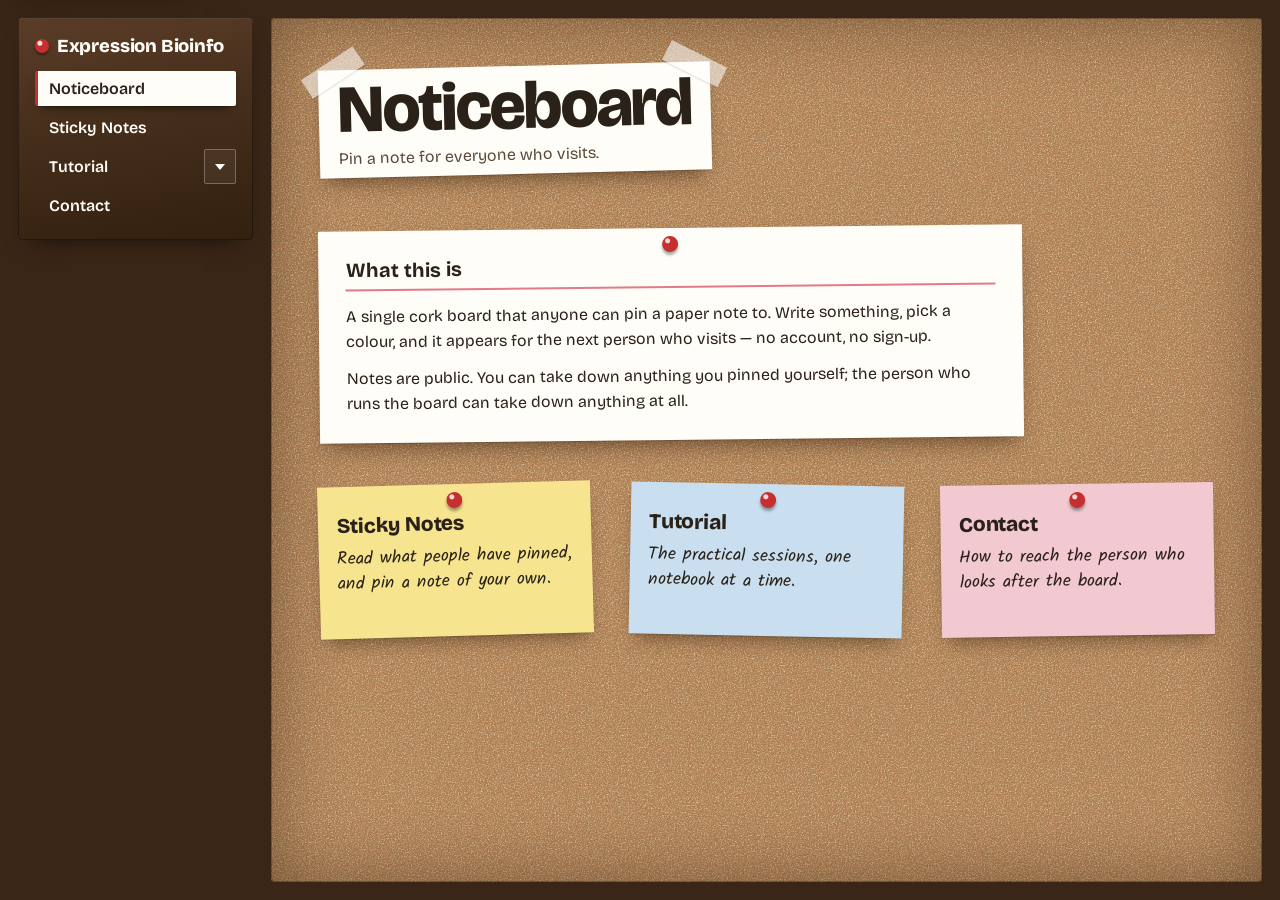
<file: index.html>
<!doctype html>
<html lang="en">
<head>
  <meta charset="utf-8">
  <meta name="viewport" content="width=device-width, initial-scale=1">
  <title>Expression Bioinfo — Noticeboard</title>
  <meta name="description" content="A cork noticeboard anyone can pin a note to.">
  <link rel="icon" href="assets/img/pushpin.svg" type="image/svg+xml">
  <link rel="preconnect" href="https://fonts.googleapis.com">
  <link rel="preconnect" href="https://fonts.gstatic.com" crossorigin>
  <link rel="stylesheet" href="https://fonts.googleapis.com/css2?family=Bricolage+Grotesque:opsz,wght@12..96,400..800&family=Kalam:wght@400;700&display=swap">
  <link rel="stylesheet" href="assets/css/base.css">
  <link rel="stylesheet" href="assets/css/layout.css">
  <link rel="stylesheet" href="assets/css/home.css">
</head>
<body data-page="home" data-base=".">
  <a class="skip-link" href="#main">Skip to main content</a>

  <div class="app">
    <header class="sidebar" data-site-sidebar>
      <noscript><p class="noscript-note">The site menu needs JavaScript. The pages are at index.html, pages/noticeboard.html, pages/tutorial.html and pages/contact.html.</p></noscript>
    </header>

    <main class="board" id="main" tabindex="-1">
      <header class="masthead">
        <div class="title-strip">
          <h1>Noticeboard</h1>
          <p class="tagline">Pin a note for everyone who visits.</p>
        </div>
      </header>

      <section class="card pinned intro" aria-labelledby="intro-heading">
        <h2 id="intro-heading">What this is</h2>
        <p>A single cork board that anyone can pin a paper note to. Write something, pick a colour, and it appears for the next person who visits — no account, no sign-up.</p>
        <p>Notes are public. You can take down anything you pinned yourself; the person who runs the board can take down anything at all.</p>
      </section>

      <h2 class="visually-hidden">Where to go</h2>
      <ul class="launcher" id="launcher"></ul>
    </main>
  </div>

  <script type="module" src="assets/js/nav.js"></script>
  <script type="module" src="assets/js/home.js"></script>
</body>
</html>
</file>
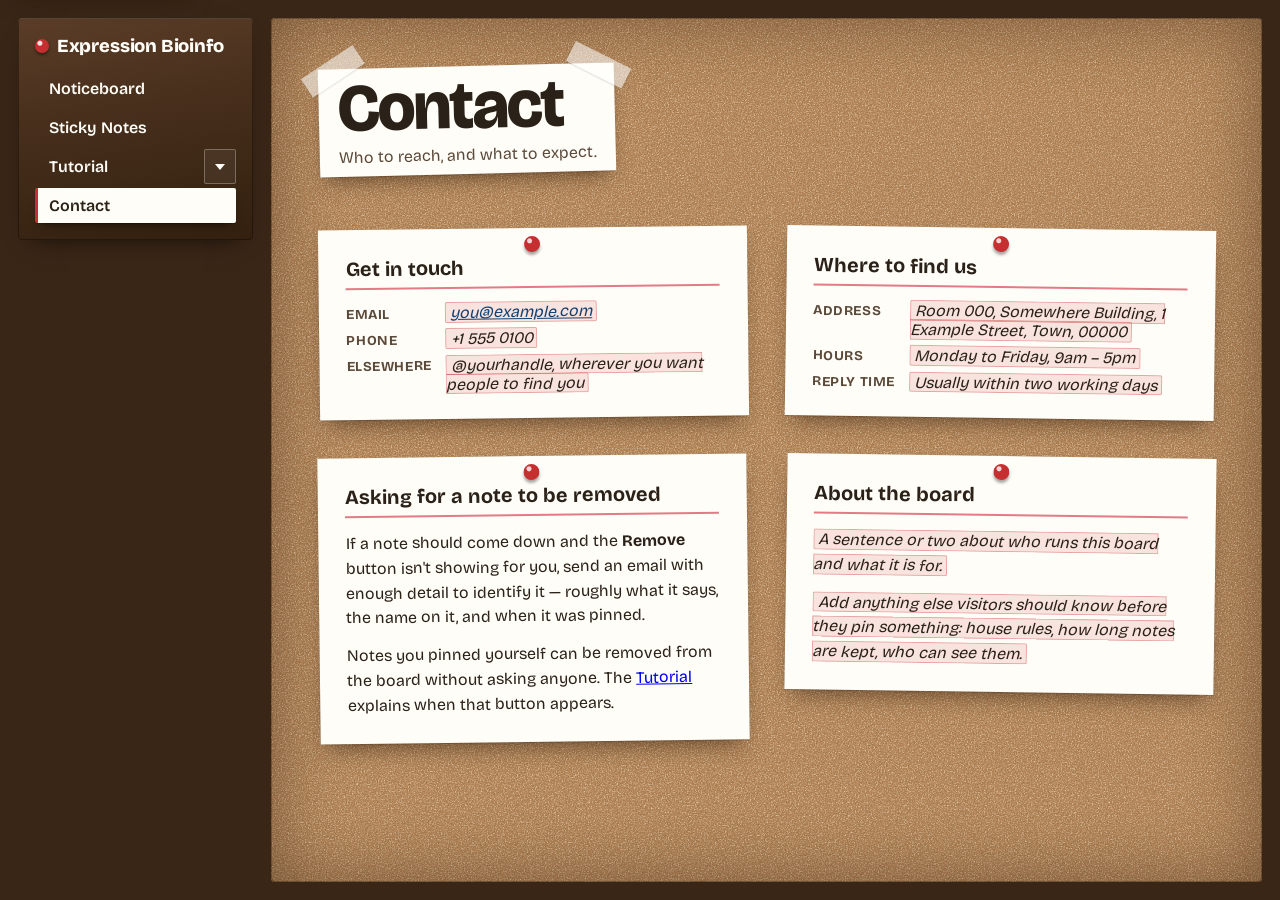
<file: pages/contact.html>
<!doctype html>
<html lang="en">
<head>
  <meta charset="utf-8">
  <meta name="viewport" content="width=device-width, initial-scale=1">
  <title>Expression Bioinfo — Contact</title>
  <meta name="description" content="How to reach the person who looks after the board.">
  <link rel="icon" href="../assets/img/pushpin.svg" type="image/svg+xml">
  <link rel="preconnect" href="https://fonts.googleapis.com">
  <link rel="preconnect" href="https://fonts.gstatic.com" crossorigin>
  <link rel="stylesheet" href="https://fonts.googleapis.com/css2?family=Bricolage+Grotesque:opsz,wght@12..96,400..800&family=Kalam:wght@400;700&display=swap">
  <link rel="stylesheet" href="../assets/css/base.css">
  <link rel="stylesheet" href="../assets/css/layout.css">
  <link rel="stylesheet" href="../assets/css/contact.css">
</head>
<body data-page="contact" data-base="..">
  <a class="skip-link" href="#main">Skip to main content</a>

  <div class="app">
    <header class="sidebar" data-site-sidebar>
      <noscript><p class="noscript-note">The site menu needs JavaScript. The pages are at ../index.html, noticeboard.html, tutorial.html and contact.html.</p></noscript>
    </header>

    <main class="board" id="main" tabindex="-1">
      <header class="masthead">
        <div class="title-strip">
          <h1>Contact</h1>
          <p class="tagline">Who to reach, and what to expect.</p>
        </div>
      </header>

      <!-- Everything marked "placeholder" below is yours to replace. -->
      <div class="contact-grid">
        <section class="card pinned contact-card" aria-labelledby="reach-heading">
          <h2 id="reach-heading">Get in touch</h2>
          <dl class="contact-list">
            <dt>Email</dt>
            <dd><a href="mailto:you@example.com" class="placeholder">you@example.com</a></dd>

            <dt>Phone</dt>
            <dd><span class="placeholder">+1 555 0100</span></dd>

            <dt>Elsewhere</dt>
            <dd><span class="placeholder">@yourhandle, wherever you want people to find you</span></dd>
          </dl>
        </section>

        <section class="card pinned contact-card" aria-labelledby="where-heading">
          <h2 id="where-heading">Where to find us</h2>
          <dl class="contact-list">
            <dt>Address</dt>
            <dd><span class="placeholder">Room 000, Somewhere Building, 1 Example Street, Town, 00000</span></dd>

            <dt>Hours</dt>
            <dd><span class="placeholder">Monday to Friday, 9am – 5pm</span></dd>

            <dt>Reply time</dt>
            <dd><span class="placeholder">Usually within two working days</span></dd>
          </dl>
        </section>

        <section class="card pinned contact-card" aria-labelledby="takedown-heading">
          <h2 id="takedown-heading">Asking for a note to be removed</h2>
          <p>If a note should come down and the <strong>Remove</strong> button isn't showing for you, send an email with enough detail to identify it — roughly what it says, the name on it, and when it was pinned.</p>
          <p>Notes you pinned yourself can be removed from the board without asking anyone. The <a href="tutorial.html">Tutorial</a> explains when that button appears.</p>
        </section>

        <section class="card pinned contact-card" aria-labelledby="about-heading">
          <h2 id="about-heading">About the board</h2>
          <p><span class="placeholder">A sentence or two about who runs this board and what it is for.</span></p>
          <p><span class="placeholder">Add anything else visitors should know before they pin something: house rules, how long notes are kept, who can see them.</span></p>
        </section>
      </div>
    </main>
  </div>

  <script type="module" src="../assets/js/nav.js"></script>
</body>
</html>
</file>
<file: assets/css/base.css>
/* ---------------------------------------------------------------------------
   Shared foundations: colour and type tokens, the cork board surface, the
   taped title strip, paper stock, form controls and buttons.
   Anything used by more than one page belongs here.
   --------------------------------------------------------------------------- */

:root {
  --walnut: #3a2617;
  /* The navigation rail, light at the top to dark at the foot */
  --rail-top: #5b3d28;
  --rail-mid: #472f1c;
  --rail-base: #33200f;
  /* Code chunks in the practical write-ups */
  --code-bg: #2b1f15;
  --code-head: #3d2c1e;
  --code-edge: #1c130b;
  --code-text: #f2e9de;
  --cork: #b8875a;
  --ink: #2a2118;
  --ink-soft: #5b4a3a;
  --index-card: #fffdf7;
  --pin-red: #c62f2f;
  --focus: #1f5fa8;
  --focus-dark: #ffd66b;
  --paper-yellow: #f7e48f;
  --paper-blue: #c9dfef;
  --paper-pink: #f3c9d1;
  --paper-green: #cfe5bd;
  --frame: clamp(8px, 1.8vw, 18px);
  --rail-width: clamp(190px, 19vw, 235px);
  --card-shadow: 0 1px 1px rgba(0, 0, 0, .15), 0 12px 22px -8px rgba(40, 20, 5, .55);
}

* { box-sizing: border-box; }
[hidden] { display: none !important; }

body {
  margin: 0;
  min-height: 100vh;
  padding: var(--frame);
  background: var(--walnut);
  color: var(--ink);
  font-family: "Bricolage Grotesque", system-ui, -apple-system, "Segoe UI", sans-serif;
  overflow-x: hidden;
}

/* The cork board every page sits on */
.board {
  padding: clamp(22px, 4vw, 48px);
  border-radius: 4px;
  background-color: var(--cork);
  background-image:
    url("data:image/svg+xml,%3Csvg xmlns='http://www.w3.org/2000/svg' width='220' height='220'%3E%3Cfilter id='d'%3E%3CfeTurbulence type='fractalNoise' baseFrequency='0.9' numOctaves='3' stitchTiles='stitch'/%3E%3CfeColorMatrix values='0 0 0 0 0.28 0 0 0 0 0.16 0 0 0 0 0.06 1.7 0 0 0 -0.66'/%3E%3C/filter%3E%3Crect width='220' height='220' filter='url(%23d)'/%3E%3C/svg%3E"),
    url("data:image/svg+xml,%3Csvg xmlns='http://www.w3.org/2000/svg' width='260' height='260'%3E%3Cfilter id='l'%3E%3CfeTurbulence type='fractalNoise' baseFrequency='0.7' numOctaves='2' seed='7' stitchTiles='stitch'/%3E%3CfeColorMatrix values='0 0 0 0 0.94 0 0 0 0 0.8 0 0 0 0 0.6 0 1.6 0 0 -0.7'/%3E%3C/filter%3E%3Crect width='260' height='260' filter='url(%23l)'/%3E%3C/svg%3E");
  box-shadow: inset 0 0 0 1px rgba(0, 0, 0, .25), inset 0 0 70px rgba(40, 20, 5, .45);
}

.board:focus { outline: 3px solid var(--focus-dark); outline-offset: -3px; }

/* Title strip, taped to the board */
.masthead { margin: 0 0 clamp(30px, 5vw, 54px); }

.title-strip {
  position: relative;
  display: inline-block;
  max-width: 100%;
  padding: .55rem 1.2rem .65rem;
  background: var(--index-card);
  transform: rotate(-1.4deg);
  box-shadow: 0 1px 1px rgba(0, 0, 0, .15), 0 12px 20px -8px rgba(40, 20, 5, .55);
}

.title-strip::before,
.title-strip::after {
  content: "";
  position: absolute;
  top: -9px;
  width: 62px;
  height: 22px;
  background: rgba(255, 255, 255, .55);
  box-shadow: 0 1px 2px rgba(0, 0, 0, .12);
}
.title-strip::before { left: -16px; transform: rotate(-32deg); }
.title-strip::after { right: -16px; transform: rotate(28deg); }

h1 {
  margin: 0;
  font-size: clamp(2.3rem, 7vw, 4.2rem);
  font-weight: 800;
  font-variation-settings: "opsz" 96;
  line-height: .95;
  letter-spacing: -.03em;
  overflow-wrap: anywhere;
}

.tagline {
  margin: .4rem 0 0;
  font-size: 1rem;
  color: var(--ink-soft);
}

/* Paper stock */
.paper-yellow { background-color: var(--paper-yellow); }
.paper-blue { background-color: var(--paper-blue); }
.paper-pink { background-color: var(--paper-pink); }
.paper-green { background-color: var(--paper-green); }

/* Anything held to the board by a pushpin */
.pinned {
  --pin: var(--pin-red);
  position: relative;
  transform: rotate(var(--tilt, 0deg));
}

.pinned::before {
  content: "";
  position: absolute;
  top: .5rem;
  left: 50%;
  width: 16px;
  height: 16px;
  margin-left: -8px;
  border-radius: 50%;
  background: radial-gradient(circle at 35% 30%, rgba(255, 255, 255, .8) 0 2px, transparent 3px), var(--pin);
  box-shadow: 0 3px 3px rgba(0, 0, 0, .35);
}

/* An index card of prose */
.card {
  padding: 1.7rem clamp(1.1rem, 2.4vw, 1.7rem) clamp(1.1rem, 2.4vw, 1.6rem);
  background: var(--index-card);
  box-shadow: var(--card-shadow);
}

.card h2 {
  margin: 0 0 .85rem;
  padding-bottom: .45rem;
  border-bottom: 2px solid #e27b86;
  font-size: 1.25rem;
  font-weight: 700;
}

.card h3 {
  margin: 1.4rem 0 .4rem;
  font-size: 1.05rem;
  font-weight: 700;
}

.card p,
.card li { line-height: 1.55; }

.card p { margin: 0 0 .8rem; }
.card > :last-child { margin-bottom: 0; }

.handwritten {
  font-family: "Kalam", "Comic Sans MS", cursive;
  font-size: 1.15rem;
  line-height: 1.45;
}

/* Form controls */
.field { margin-bottom: .85rem; }

.field-label,
legend {
  display: block;
  margin-bottom: .3rem;
  padding: 0;
  font-size: .85rem;
  font-weight: 600;
}

.optional { font-weight: 400; color: var(--ink-soft); }

fieldset { margin: 0 0 1.1rem; padding: 0; border: 0; }

textarea,
input[type="text"],
input[type="email"],
input[type="password"] {
  width: 100%;
  padding: .5rem .6rem;
  border: 1px solid #cbbba7;
  border-radius: 3px;
  background: #fff;
  color: var(--ink);
  font: inherit;
}

textarea {
  min-height: 7.5rem;
  resize: vertical;
  font-family: "Kalam", "Comic Sans MS", cursive;
  font-size: 1.1rem;
  line-height: 1.4;
}

/* Buttons */
.pin-button {
  width: 100%;
  padding: .7rem 1rem;
  border: 0;
  border-radius: 3px;
  background: var(--pin-red);
  color: #fff;
  font: inherit;
  font-size: 1rem;
  font-weight: 700;
  cursor: pointer;
}
.pin-button:hover { background: #a92525; }
.pin-button:disabled { background: #7c6f62; cursor: not-allowed; }

.small-button {
  padding: .35rem .7rem;
  border: 1px solid #cbbba7;
  border-radius: 3px;
  background: #fff;
  color: var(--ink);
  font: inherit;
  font-size: .85rem;
  cursor: pointer;
}
.small-button:hover { background: #f1e9dc; }

.link-button {
  padding: 0;
  border: 0;
  background: none;
  color: var(--focus);
  font: inherit;
  font-size: .85rem;
  text-decoration: underline;
  cursor: pointer;
}
.link-button:hover { color: #14406f; }

/* Focus, visible everywhere */
a:focus-visible,
button:focus-visible,
input:focus-visible,
textarea:focus-visible,
[tabindex]:focus-visible {
  outline: 3px solid var(--focus);
  outline-offset: 2px;
}

.skip-link {
  position: fixed;
  top: .6rem;
  left: .6rem;
  z-index: 20;
  padding: .55rem .9rem;
  border-radius: 3px;
  background: var(--index-card);
  color: var(--ink);
  font-weight: 600;
  text-decoration: none;
  box-shadow: var(--card-shadow);
  transform: translateY(calc(-100% - 1rem));
}
.skip-link:focus { transform: none; }

.visually-hidden {
  position: absolute;
  width: 1px;
  height: 1px;
  overflow: hidden;
  clip: rect(0 0 0 0);
  white-space: nowrap;
}
</file>
<file: assets/css/layout.css>
/* ---------------------------------------------------------------------------
   The page shell: a wooden rail on the left holding the site navigation, and
   the cork board filling the rest. Below 820px the rail becomes a top bar with
   a Menu button.
   --------------------------------------------------------------------------- */

/* Narrow: rail on top, board taking the rest of the height. */
.app {
  display: grid;
  grid-template-columns: minmax(0, 1fr);
  grid-template-rows: auto minmax(0, 1fr);
  gap: var(--frame);
  min-height: calc(100vh - 2 * var(--frame));
}

/* The rail */
.sidebar {
  padding: clamp(.75rem, 2vw, 1.05rem);
  border-radius: 4px;
  background-color: var(--rail-mid);
  background-image:
    linear-gradient(170deg, var(--rail-top) 0%, var(--rail-mid) 42%, var(--rail-base) 100%),
    url("data:image/svg+xml,%3Csvg xmlns='http://www.w3.org/2000/svg' width='200' height='200'%3E%3Cfilter id='n'%3E%3CfeTurbulence type='fractalNoise' baseFrequency='0.8' numOctaves='2' seed='5' stitchTiles='stitch'/%3E%3CfeColorMatrix values='0 0 0 0 1 0 0 0 0 1 0 0 0 0 1 0 0 0 0.05 0'/%3E%3C/filter%3E%3Crect width='200' height='200' filter='url(%23n)'/%3E%3C/svg%3E");
  color: var(--index-card);
  box-shadow:
    inset 0 1px 0 rgba(255, 255, 255, .14),
    inset 0 0 0 1px rgba(0, 0, 0, .35),
    0 10px 24px -14px rgba(0, 0, 0, .8);
}

.sidebar :focus-visible { outline-color: var(--focus-dark); }

.sidebar-head {
  display: flex;
  flex-wrap: wrap;
  align-items: center;
  justify-content: space-between;
  gap: .75rem;
}

.brand {
  display: inline-flex;
  align-items: center;
  gap: .5rem;
  color: var(--index-card);
  font-weight: 800;
  font-size: 1.15rem;
  letter-spacing: -.01em;
  text-decoration: none;
}
.brand:hover .brand-name { text-decoration: underline; }

.brand-pin {
  width: 14px;
  height: 14px;
  flex: none;
  border-radius: 50%;
  background: radial-gradient(circle at 35% 30%, rgba(255, 255, 255, .85) 0 2px, transparent 3px), var(--pin-red);
  box-shadow: 0 2px 3px rgba(0, 0, 0, .45);
}

.nav-toggle {
  display: inline-flex;
  align-items: center;
  gap: .5rem;
  padding: .45rem .7rem;
  border: 1px solid rgba(255, 253, 247, .45);
  border-radius: 3px;
  background: rgba(0, 0, 0, .22);
  color: var(--index-card);
  font: inherit;
  font-size: .9rem;
  font-weight: 600;
  cursor: pointer;
}
.nav-toggle:hover { background: rgba(0, 0, 0, .35); }

.nav-toggle-icon {
  width: 16px;
  height: 2px;
  background: currentColor;
  box-shadow: 0 -5px 0 currentColor, 0 5px 0 currentColor;
}

/* Collapsed by default; the Menu button opens it on narrow screens */
.site-nav { display: none; margin-top: .9rem; }
.sidebar.is-open .site-nav { display: block; }

.nav-list {
  display: flex;
  flex-direction: column;
  gap: .25rem;
  margin: 0;
  padding: 0;
  list-style: none;
}

.nav-row { display: flex; align-items: stretch; gap: .2rem; }

.nav-link {
  display: block;
  flex: 1;
  padding: .5rem .7rem;
  border-left: 3px solid transparent;
  border-radius: 2px;
  color: var(--index-card);
  font-weight: 600;
  text-decoration: none;
}
.nav-link:hover {
  background: rgba(255, 253, 247, .14);
  text-decoration: underline;
}

.nav-link.is-current {
  background: var(--index-card);
  border-left-color: var(--pin-red);
  color: var(--ink);
  box-shadow: 0 1px 1px rgba(0, 0, 0, .2), 0 7px 11px -7px rgba(0, 0, 0, .7);
}
.nav-link.is-current:hover {
  background: var(--index-card);
  text-decoration: underline;
}

/* The disclosure that unfolds the practical sessions */
.nav-disclosure {
  display: grid;
  place-items: center;
  width: 2rem;
  flex: none;
  padding: 0;
  border: 1px solid rgba(255, 253, 247, .28);
  border-radius: 2px;
  background: rgba(255, 255, 255, .06);
  color: var(--index-card);
  cursor: pointer;
}
.nav-disclosure:hover { background: rgba(255, 255, 255, .18); }

.nav-chevron {
  width: 0;
  height: 0;
  border-left: 5px solid transparent;
  border-right: 5px solid transparent;
  border-top: 6px solid currentColor;
  transition: transform .15s ease;
}
.nav-disclosure[aria-expanded="true"] .nav-chevron { transform: rotate(-180deg); }

@media (prefers-reduced-motion: reduce) {
  .nav-chevron { transition: none; }
}

.nav-sublist {
  display: flex;
  flex-direction: column;
  gap: .1rem;
  margin: .3rem 0 .45rem .5rem;
  padding: 0 0 0 .55rem;
  border-left: 2px solid rgba(255, 253, 247, .25);
  list-style: none;
}

.nav-sublink {
  display: flex;
  align-items: baseline;
  gap: .5rem;
  padding: .3rem .5rem;
  border-radius: 2px;
  color: rgba(255, 253, 247, .88);
  font-size: .85rem;
  text-decoration: none;
}
.nav-sublink:hover {
  background: rgba(255, 253, 247, .14);
  color: #fff;
  text-decoration: underline;
}

.nav-sublink-code {
  flex: none;
  font-weight: 700;
  font-variant-numeric: tabular-nums;
  letter-spacing: .02em;
}

.nav-sublink-title {
  overflow: hidden;
  font-weight: 400;
  text-overflow: ellipsis;
  white-space: nowrap;
}

.nav-sublink.is-current {
  background: var(--index-card);
  color: var(--ink);
  font-weight: 700;
}
.nav-sublink.is-current .nav-sublink-title { font-weight: 600; }
.nav-sublink.is-current:hover { background: var(--index-card); }

.noscript-note {
  margin: .9rem 0 0;
  font-size: .85rem;
  color: var(--index-card);
}

@media (min-width: 820px) {
  .app {
    grid-template-columns: var(--rail-width) minmax(0, 1fr);
    grid-template-rows: minmax(0, 1fr);
  }

  .sidebar {
    position: sticky;
    top: var(--frame);
    align-self: start;
  }

  .sidebar-head { flex-direction: column; align-items: flex-start; gap: 0; }
  .nav-toggle { display: none; }
  .site-nav { display: block; }
}
</file>
<file: assets/css/home.css>
/* Rules used only by index.html: the intro card and the launcher grid. */

.intro {
  max-width: 44rem;
  margin: 0 0 clamp(26px, 4vw, 44px);
  --tilt: -.6deg;
}

.launcher {
  display: grid;
  grid-template-columns: repeat(auto-fill, minmax(min(100%, 240px), 1fr));
  gap: clamp(24px, 3vw, 38px);
  align-items: start;
  margin: 0;
  padding: 0;
  list-style: none;
}

.launcher-card {
  min-height: 9.5rem;
  padding: 1.7rem 1.15rem 1.1rem;
  box-shadow: 0 1px 1px rgba(0, 0, 0, .12), 0 11px 18px -7px rgba(45, 25, 8, .5);
}

.launcher-title {
  margin: 0 0 .5rem;
  font-size: 1.3rem;
  font-weight: 800;
  letter-spacing: -.01em;
}

.launcher-link {
  color: var(--ink);
  text-decoration: none;
}
.launcher-link:hover { text-decoration: underline; }

/* The whole card is the target, but only the link is in the tab order. */
.launcher-link::after {
  content: "";
  position: absolute;
  inset: 0;
}

/* Where :has() is supported the ring follows the whole card; without it the
   link keeps its own outline, so focus stays visible either way. */
@supports selector(:has(*)) {
  .launcher-link:focus-visible { outline: none; }

  .launcher-card:has(.launcher-link:focus-visible) {
    outline: 3px solid var(--focus);
    outline-offset: 3px;
  }
}

.launcher-blurb {
  margin: 0;
  font-family: "Kalam", "Comic Sans MS", cursive;
  font-size: 1.1rem;
  line-height: 1.4;
  color: var(--ink);
}
</file>
<file: assets/css/contact.css>
/* Rules used only by pages/contact.html. */

.contact-grid {
  display: grid;
  grid-template-columns: repeat(auto-fit, minmax(min(100%, 280px), 1fr));
  gap: clamp(24px, 3vw, 38px);
  align-items: start;
  max-width: 62rem;
}

.contact-card:nth-child(odd) { --tilt: -.7deg; }
.contact-card:nth-child(even) { --tilt: .8deg; }

.contact-list {
  margin: 0;
  display: grid;
  grid-template-columns: auto minmax(0, 1fr);
  gap: .45rem .9rem;
}

.contact-list dt {
  font-size: .85rem;
  font-weight: 700;
  color: var(--ink-soft);
  text-transform: uppercase;
  letter-spacing: .04em;
  padding-top: .1rem;
}

.contact-list dd {
  margin: 0;
  overflow-wrap: anywhere;
}

.contact-list a { color: #14406f; }

.placeholder {
  padding: .05rem .3rem;
  border-radius: 2px;
  background: rgba(198, 47, 47, .12);
  box-shadow: inset 0 0 0 1px rgba(198, 47, 47, .35);
  font-style: italic;
}
</file>
